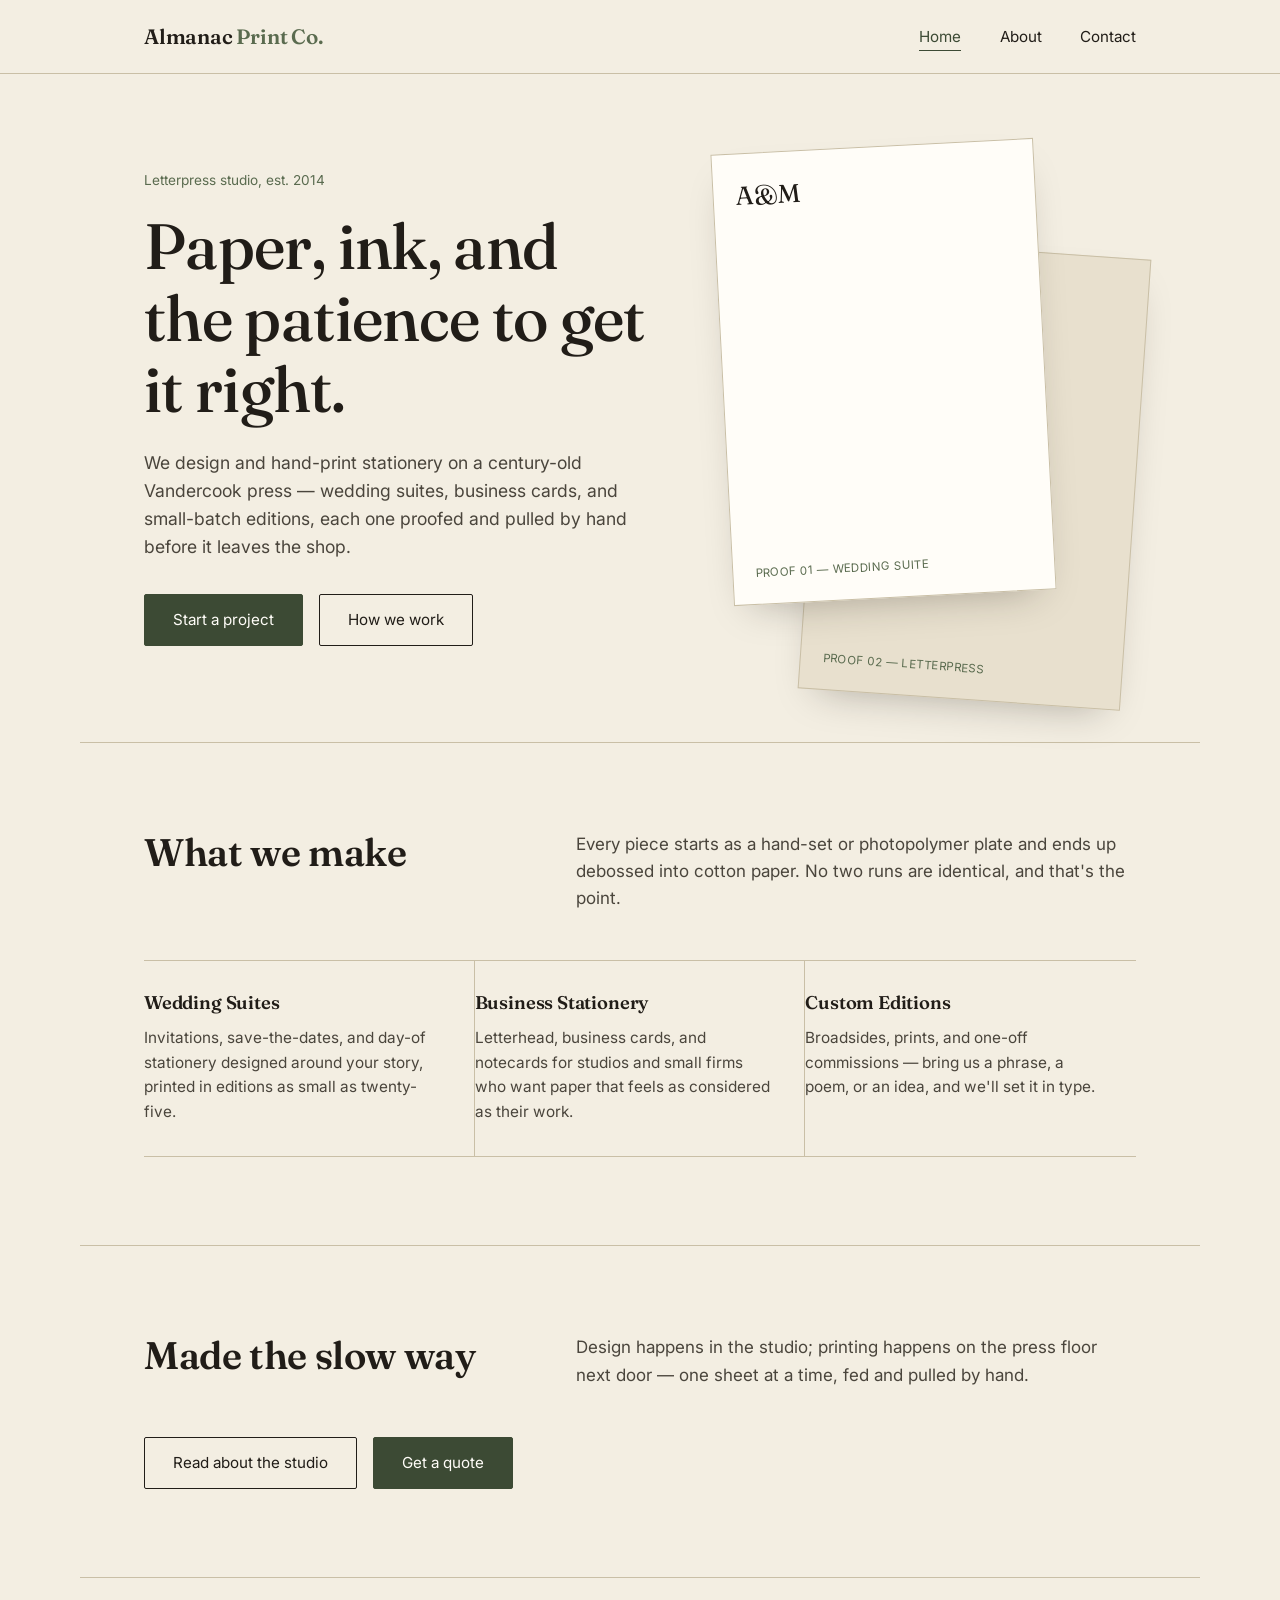
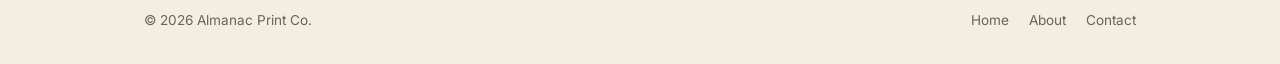
<file: index.html>
<!DOCTYPE html>
<html lang="en">
<head>
  <meta charset="UTF-8" />
  <meta name="viewport" content="width=device-width, initial-scale=1.0" />
  <title>Almanac Print Co. — Letterpress &amp; Custom Stationery</title>
  <link rel="preconnect" href="https://fonts.googleapis.com" />
  <link href="https://fonts.googleapis.com/css2?family=Fraunces:opsz,wght@9..144,500;9..144,600&family=Inter:wght@400;500;600&display=swap" rel="stylesheet" />
  <link rel="stylesheet" href="css/styles.css" />
</head>
<body>

  <header class="site-header">
    <nav class="nav container">
      <a href="index.html" class="nav-logo">Almanac <span>Print Co.</span></a>
      <button class="nav-toggle" aria-label="Toggle navigation" aria-expanded="false"></button>
      <ul class="nav-links">
        <li><a href="index.html" aria-current="page">Home</a></li>
        <li><a href="about.html">About</a></li>
        <li><a href="contact.html">Contact</a></li>
      </ul>
    </nav>
  </header>

  <main>
    <section class="hero container">
      <div class="hero-grid">
        <div>
          <p class="hero-eyebrow">Letterpress studio, est. 2014</p>
          <h1>Paper, ink, and the patience to get it right.</h1>
          <p class="hero-lede">We design and hand-print stationery on a century-old Vandercook press — wedding suites, business cards, and small-batch editions, each one proofed and pulled by hand before it leaves the shop.</p>
          <div class="button-row">
            <a href="contact.html" class="btn btn-primary">Start a project</a>
            <a href="about.html" class="btn btn-ghost">How we work</a>
          </div>
        </div>
        <div class="specimen" aria-hidden="true">
          <div class="proof-card card-back">
            <span class="proof-mark">Aa</span>
            <span class="proof-foot">PROOF 02 — LETTERPRESS</span>
          </div>
          <div class="proof-card card-front">
            <span class="proof-mark">A&amp;M</span>
            <span class="proof-foot">PROOF 01 — WEDDING SUITE</span>
          </div>
        </div>
      </div>
    </section>

    <section class="section container">
      <div class="section-head">
        <h2>What we make</h2>
        <p>Every piece starts as a hand-set or photopolymer plate and ends up debossed into cotton paper. No two runs are identical, and that's the point.</p>
      </div>
      <div class="services-grid">
        <article class="service">
          <h3>Wedding Suites</h3>
          <p>Invitations, save-the-dates, and day-of stationery designed around your story, printed in editions as small as twenty-five.</p>
        </article>
        <article class="service">
          <h3>Business Stationery</h3>
          <p>Letterhead, business cards, and notecards for studios and small firms who want paper that feels as considered as their work.</p>
        </article>
        <article class="service">
          <h3>Custom Editions</h3>
          <p>Broadsides, prints, and one-off commissions — bring us a phrase, a poem, or an idea, and we'll set it in type.</p>
        </article>
      </div>
    </section>

    <section class="section container">
      <div class="section-head">
        <h2>Made the slow way</h2>
        <p>Design happens in the studio; printing happens on the press floor next door — one sheet at a time, fed and pulled by hand.</p>
      </div>
      <div class="button-row">
        <a href="about.html" class="btn btn-ghost">Read about the studio</a>
        <a href="contact.html" class="btn btn-primary">Get a quote</a>
      </div>
    </section>
  </main>

  <footer class="site-footer container">
    <div class="footer-row">
      <span>© 2026 Almanac Print Co.</span>
      <div class="footer-links">
        <a href="index.html">Home</a>
        <a href="about.html">About</a>
        <a href="contact.html">Contact</a>
      </div>
    </div>
  </footer>

  <script src="js/script.js"></script>
</body>
</html>
</file>
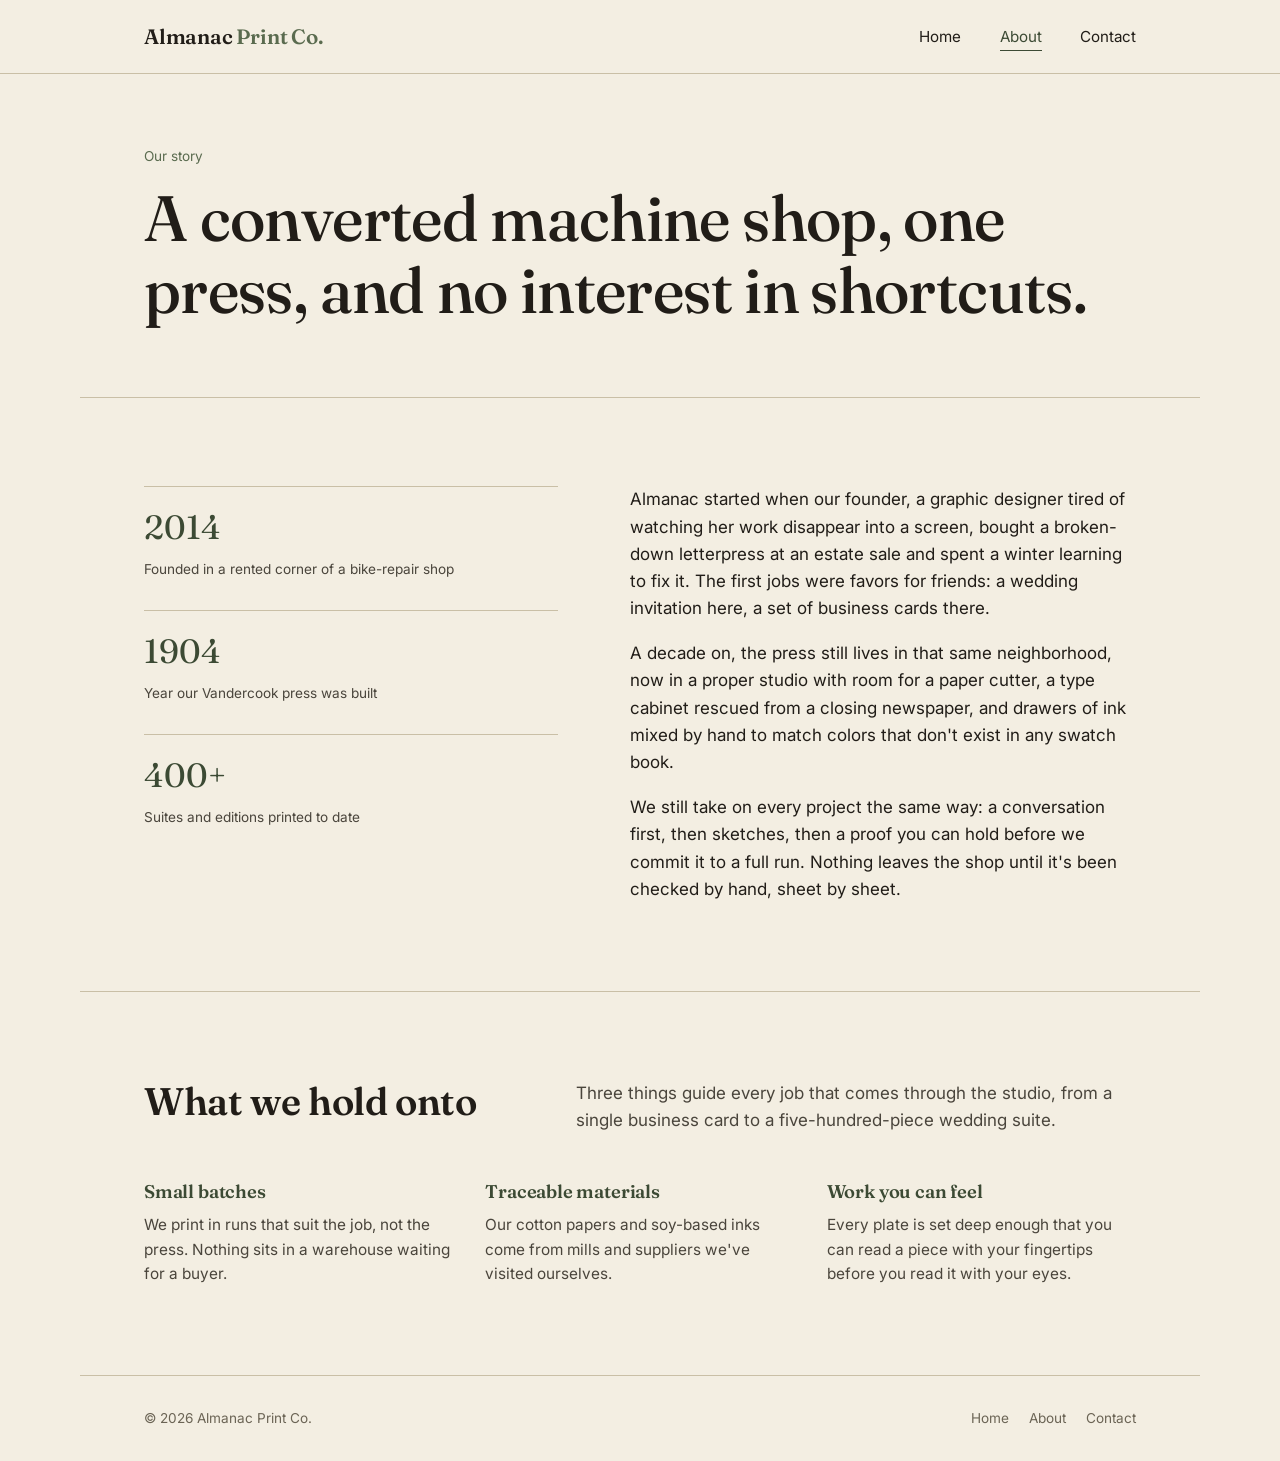
<file: about.html>
<!DOCTYPE html>
<html lang="en">
<head>
  <meta charset="UTF-8" />
  <meta name="viewport" content="width=device-width, initial-scale=1.0" />
  <title>About — Almanac Print Co.</title>
  <link rel="preconnect" href="https://fonts.googleapis.com" />
  <link href="https://fonts.googleapis.com/css2?family=Fraunces:opsz,wght@9..144,500;9..144,600&family=Inter:wght@400;500;600&display=swap" rel="stylesheet" />
  <link rel="stylesheet" href="css/styles.css" />
</head>
<body>

  <header class="site-header">
    <nav class="nav container">
      <a href="index.html" class="nav-logo">Almanac <span>Print Co.</span></a>
      <button class="nav-toggle" aria-label="Toggle navigation" aria-expanded="false"></button>
      <ul class="nav-links">
        <li><a href="index.html">Home</a></li>
        <li><a href="about.html" aria-current="page">About</a></li>
        <li><a href="contact.html">Contact</a></li>
      </ul>
    </nav>
  </header>

  <main>
    <section class="about-hero container">
      <p class="hero-eyebrow">Our story</p>
      <h1>A converted machine shop, one press, and no interest in shortcuts.</h1>
    </section>

    <section class="section container">
      <div class="about-grid">
        <div>
          <div class="stat-list">
            <div class="stat">
              <span class="stat-number">2014</span>
              <span class="stat-label">Founded in a rented corner of a bike-repair shop</span>
            </div>
            <div class="stat">
              <span class="stat-number">1904</span>
              <span class="stat-label">Year our Vandercook press was built</span>
            </div>
            <div class="stat">
              <span class="stat-number">400+</span>
              <span class="stat-label">Suites and editions printed to date</span>
            </div>
          </div>
        </div>
        <div>
          <p>Almanac started when our founder, a graphic designer tired of watching her work disappear into a screen, bought a broken-down letterpress at an estate sale and spent a winter learning to fix it. The first jobs were favors for friends: a wedding invitation here, a set of business cards there.</p>
          <p>A decade on, the press still lives in that same neighborhood, now in a proper studio with room for a paper cutter, a type cabinet rescued from a closing newspaper, and drawers of ink mixed by hand to match colors that don't exist in any swatch book.</p>
          <p>We still take on every project the same way: a conversation first, then sketches, then a proof you can hold before we commit it to a full run. Nothing leaves the shop until it's been checked by hand, sheet by sheet.</p>
        </div>
      </div>
    </section>

    <section class="section container">
      <div class="section-head">
        <h2>What we hold onto</h2>
        <p>Three things guide every job that comes through the studio, from a single business card to a five-hundred-piece wedding suite.</p>
      </div>
      <div class="values-grid">
        <div class="value">
          <h3>Small batches</h3>
          <p>We print in runs that suit the job, not the press. Nothing sits in a warehouse waiting for a buyer.</p>
        </div>
        <div class="value">
          <h3>Traceable materials</h3>
          <p>Our cotton papers and soy-based inks come from mills and suppliers we've visited ourselves.</p>
        </div>
        <div class="value">
          <h3>Work you can feel</h3>
          <p>Every plate is set deep enough that you can read a piece with your fingertips before you read it with your eyes.</p>
        </div>
      </div>
    </section>
  </main>

  <footer class="site-footer container">
    <div class="footer-row">
      <span>© 2026 Almanac Print Co.</span>
      <div class="footer-links">
        <a href="index.html">Home</a>
        <a href="about.html">About</a>
        <a href="contact.html">Contact</a>
      </div>
    </div>
  </footer>

  <script src="js/script.js"></script>
</body>
</html>
</file>
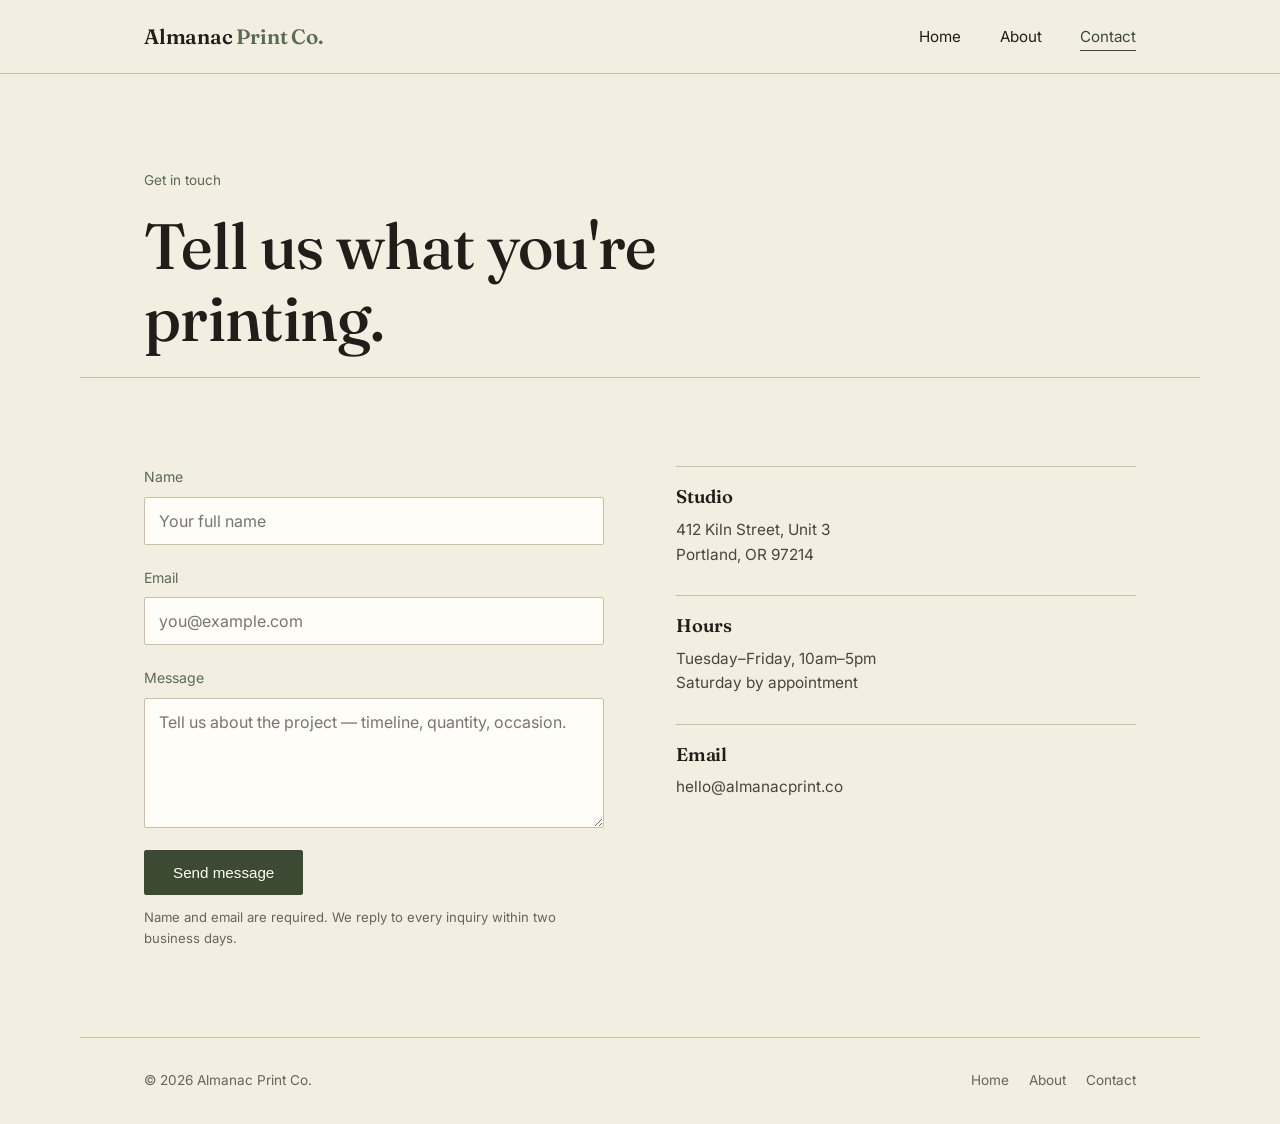
<file: contact.html>
<!DOCTYPE html>
<html lang="en">
<head>
  <meta charset="UTF-8" />
  <meta name="viewport" content="width=device-width, initial-scale=1.0" />
  <title>Contact — Almanac Print Co.</title>
  <link rel="preconnect" href="https://fonts.googleapis.com" />
  <link href="https://fonts.googleapis.com/css2?family=Fraunces:opsz,wght@9..144,500;9..144,600&family=Inter:wght@400;500;600&display=swap" rel="stylesheet" />
  <link rel="stylesheet" href="css/styles.css" />
</head>
<body>

  <header class="site-header">
    <nav class="nav container">
      <a href="index.html" class="nav-logo">Almanac <span>Print Co.</span></a>
      <button class="nav-toggle" aria-label="Toggle navigation" aria-expanded="false"></button>
      <ul class="nav-links">
        <li><a href="index.html">Home</a></li>
        <li><a href="about.html">About</a></li>
        <li><a href="contact.html" aria-current="page">Contact</a></li>
      </ul>
    </nav>
  </header>

  <main>
    <section class="hero container" style="padding-bottom: 0;">
      <p class="hero-eyebrow">Get in touch</p>
      <h1 style="max-width: 16ch;">Tell us what you're printing.</h1>
    </section>

    <section class="section container">
      <div class="contact-grid">
        <form name="contactForm" onsubmit="return validateForm()" novalidate>
          <div class="field">
            <label for="name">Name</label>
            <input type="text" id="name" name="name" placeholder="Your full name" />
          </div>
          <div class="field">
            <label for="email">Email</label>
            <input type="email" id="email" name="email" placeholder="you@example.com" />
          </div>
          <div class="field">
            <label for="message">Message</label>
            <textarea id="message" name="message" placeholder="Tell us about the project — timeline, quantity, occasion."></textarea>
          </div>
          <button type="submit" class="btn btn-primary">Send message</button>
          <p class="form-note">Name and email are required. We reply to every inquiry within two business days.</p>
        </form>

        <div>
          <div class="info-block">
            <h3>Studio</h3>
            <p>412 Kiln Street, Unit 3<br />Portland, OR 97214</p>
          </div>
          <div class="info-block">
            <h3>Hours</h3>
            <p>Tuesday–Friday, 10am–5pm<br />Saturday by appointment</p>
          </div>
          <div class="info-block">
            <h3>Email</h3>
            <p>hello@almanacprint.co</p>
          </div>
        </div>
      </div>
    </section>
  </main>

  <footer class="site-footer container">
    <div class="footer-row">
      <span>© 2026 Almanac Print Co.</span>
      <div class="footer-links">
        <a href="index.html">Home</a>
        <a href="about.html">About</a>
        <a href="contact.html">Contact</a>
      </div>
    </div>
  </footer>

  <script src="js/script.js"></script>
</body>
</html>
</file>
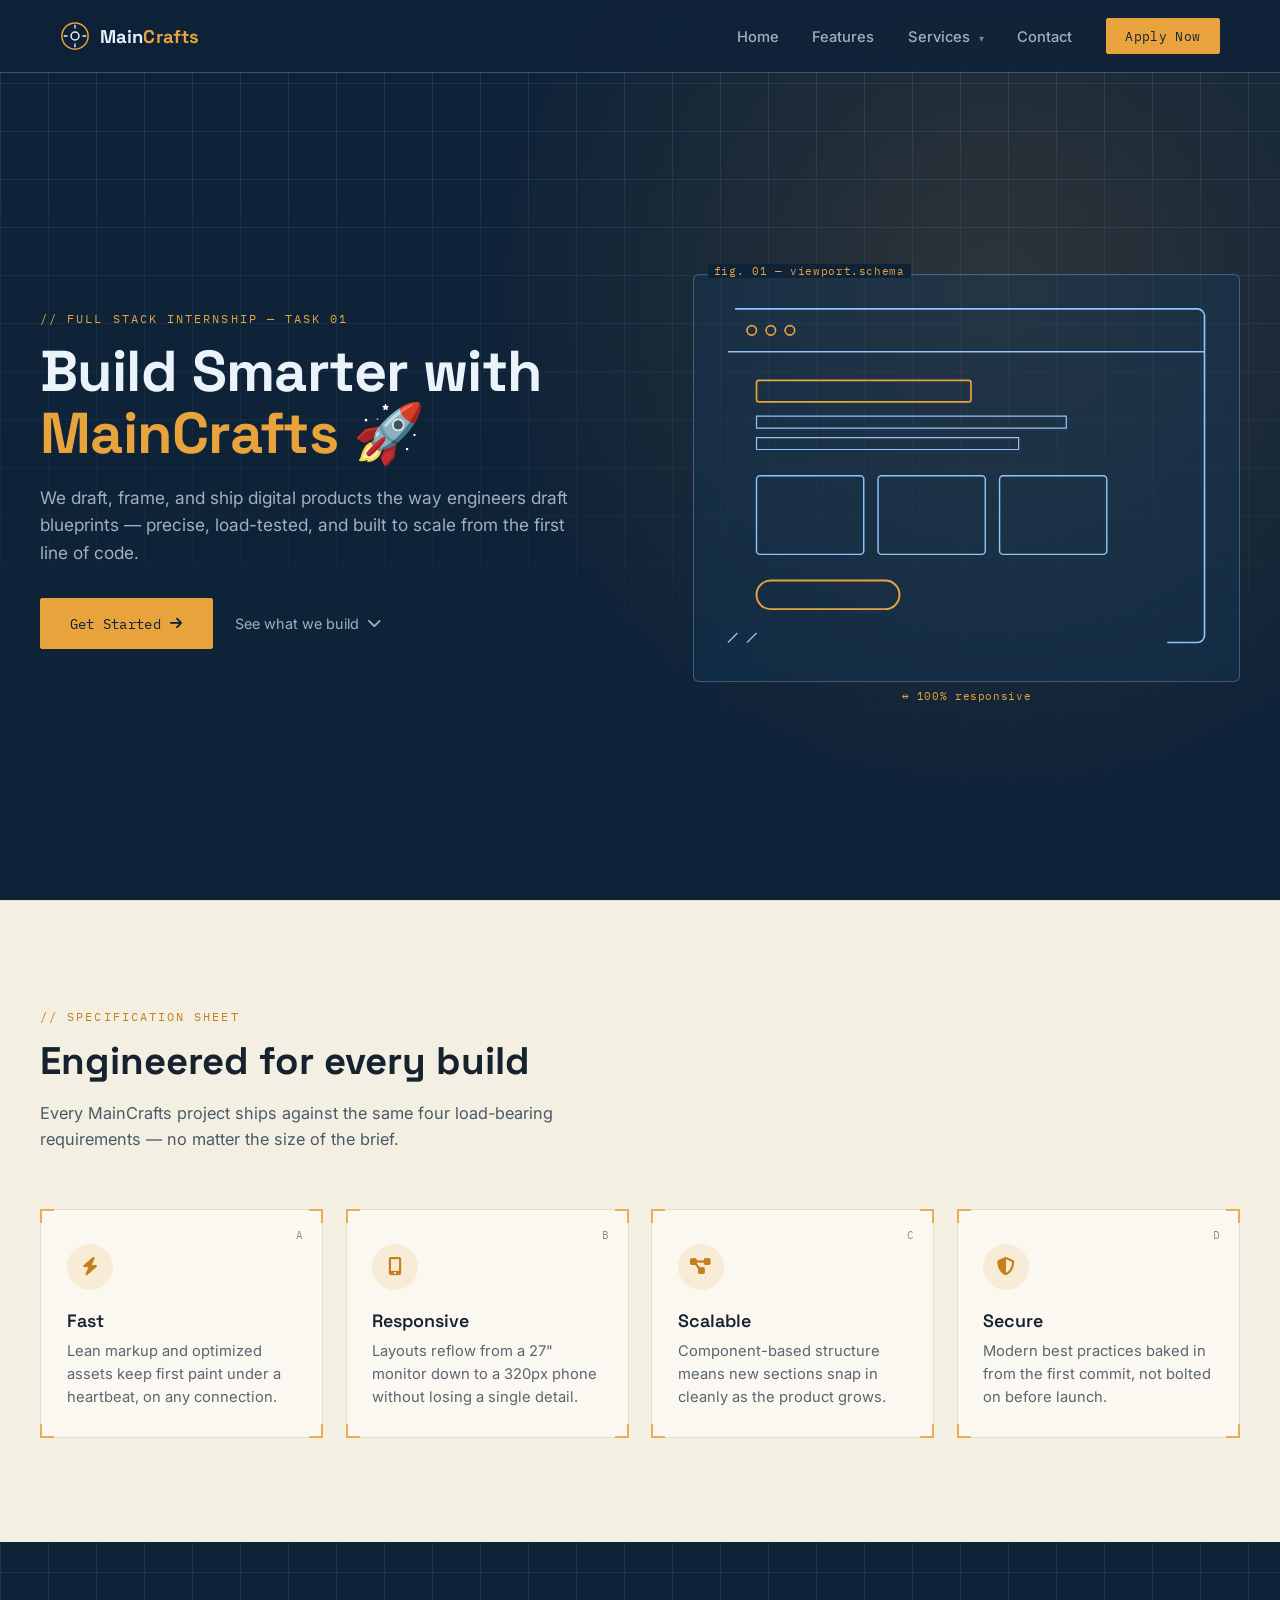
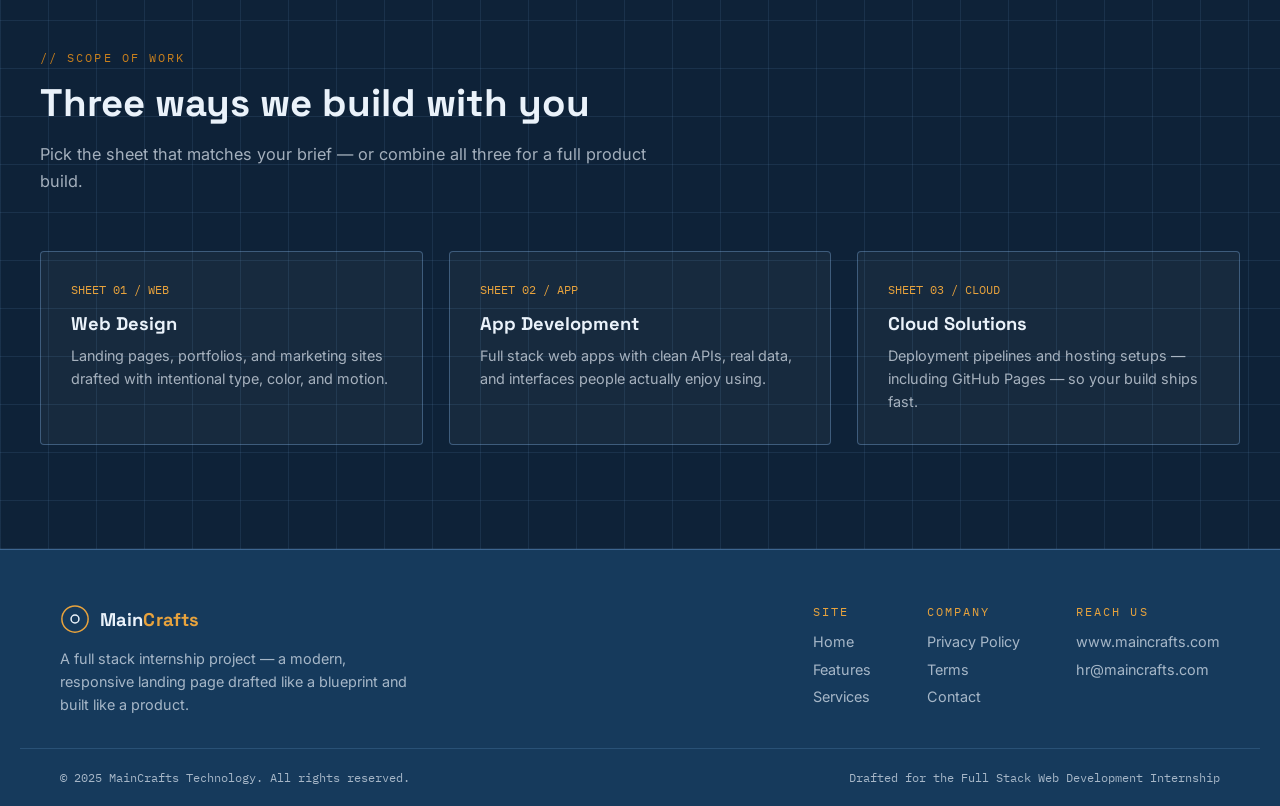
<file: index-2.html>
<!DOCTYPE html>
<html lang="en">
<head>
<meta charset="UTF-8">
<meta name="viewport" content="width=device-width, initial-scale=1.0">
<title>MainCrafts — Build Smarter</title>
<link rel="preconnect" href="https://fonts.googleapis.com">
<link href="https://fonts.googleapis.com/css2?family=Space+Grotesk:wght@500;600;700&family=Inter:wght@400;500;600&family=IBM+Plex+Mono:wght@400;500&display=swap" rel="stylesheet">
<link rel="stylesheet" href="https://cdnjs.cloudflare.com/ajax/libs/font-awesome/6.5.1/css/all.min.css">
<style>
  :root{
    --deep:#0E2238;
    --mid:#163A5C;
    --line: rgba(143,196,255,0.16);
    --line-strong: rgba(143,196,255,0.32);
    --paper:#F4EFE3;
    --paper-dark:#E7DEC8;
    --amber:#E8A33D;
    --amber-dark:#C77F1D;
    --ink:#16232F;
    --sky:#EAF2FA;
    --sky-dim: rgba(234,242,250,0.68);
    --mono:'IBM Plex Mono', monospace;
    --display:'Space Grotesk', sans-serif;
    --body:'Inter', sans-serif;
  }
  *{ margin:0; padding:0; box-sizing:border-box; }
  html{ scroll-behavior:smooth; }
  body{ font-family:var(--body); color:var(--ink); background:var(--paper); overflow-x:hidden; }
  a{ color:inherit; text-decoration:none; }
  ul{ list-style:none; }
  img{ max-width:100%; display:block; }
  :focus-visible{ outline:2px solid var(--amber); outline-offset:3px; }

  .eyebrow{
    font-family:var(--mono); font-size:0.72rem; letter-spacing:0.18em; text-transform:uppercase;
  }

  /* ===== NAV ===== */
  header.site-nav{
    position:fixed; top:0; left:0; right:0; z-index:100;
    background:rgba(14,34,56,0.82); backdrop-filter: blur(10px);
    border-bottom:1px solid var(--line-strong);
  }
  .nav-inner{
    max-width:1240px; margin:0 auto; padding:0 clamp(1.25rem,4vw,2.5rem);
    height:72px; display:flex; align-items:center; justify-content:space-between;
  }
  .brand{ display:flex; align-items:center; gap:0.6rem; color:var(--sky); }
  .brand svg{ width:30px; height:30px; }
  .brand-name{ font-family:var(--display); font-weight:700; font-size:1.15rem; letter-spacing:0.01em; }
  .brand-name span{ color:var(--amber); }

  nav.nav-links{ display:flex; align-items:center; gap:2.1rem; }
  nav.nav-links > ul{ display:flex; align-items:center; gap:2.1rem; }
  nav.nav-links a.top-link{
    color:var(--sky-dim); font-size:0.92rem; font-weight:500; position:relative; padding:0.3rem 0;
    transition:color .2s ease;
  }
  nav.nav-links a.top-link:hover{ color:var(--sky); }
  nav.nav-links a.top-link::after{
    content:""; position:absolute; left:0; bottom:-2px; width:0; height:2px; background:var(--amber);
    transition:width .25s ease;
  }
  nav.nav-links a.top-link:hover::after{ width:100%; }

  .has-dropdown{ position:relative; }
  .caret{ font-size:0.6rem; margin-left:0.3rem; opacity:0.7; }
  .dropdown{
    position:absolute; top:calc(100% + 14px); left:50%; transform:translateX(-50%) translateY(-6px);
    min-width:220px; background:var(--mid); border:1px solid var(--line-strong); border-radius:4px;
    padding:0.5rem; opacity:0; pointer-events:none; transition:opacity .18s ease, transform .18s ease;
    box-shadow:0 18px 40px rgba(0,0,0,0.35);
  }
  .dropdown::before{
    content:""; position:absolute; top:-6px; left:50%; transform:translateX(-50%) rotate(45deg);
    width:12px; height:12px; background:var(--mid); border-left:1px solid var(--line-strong); border-top:1px solid var(--line-strong);
  }
  .has-dropdown:hover .dropdown, .has-dropdown:focus-within .dropdown{
    opacity:1; pointer-events:auto; transform:translateX(-50%) translateY(0);
  }
  .dropdown a{
    display:flex; align-items:baseline; gap:0.5rem; padding:0.6rem 0.7rem; border-radius:3px;
    color:var(--sky-dim); font-size:0.88rem; transition:background .15s ease, color .15s ease;
  }
  .dropdown a:hover{ background:rgba(232,163,61,0.1); color:var(--sky); }
  .dropdown a .code{ font-family:var(--mono); font-size:0.68rem; color:var(--amber); }

  .cta-nav{
    font-family:var(--mono); font-size:0.8rem; letter-spacing:0.03em; color:var(--deep); background:var(--amber);
    padding:0.55rem 1.15rem; border-radius:2px; border:1px solid var(--amber); transition:all .2s ease;
  }
  .cta-nav:hover{ background:transparent; color:var(--amber); }

  .burger{ display:none; flex-direction:column; gap:5px; background:none; border:none; cursor:pointer; padding:0.4rem; }
  .burger span{ width:24px; height:2px; background:var(--sky); display:block; transition:.25s ease; }

  /* ===== HERO ===== */
  .hero{
    position:relative; min-height:100vh; display:flex; align-items:center;
    background:
      linear-gradient(180deg, rgba(14,34,56,0.2), rgba(14,34,56,0.85) 70%, var(--deep)),
      repeating-linear-gradient(0deg, var(--line) 0 1px, transparent 1px 48px),
      repeating-linear-gradient(90deg, var(--line) 0 1px, transparent 1px 48px),
      var(--deep);
    padding:120px clamp(1.25rem,4vw,2.5rem) 4rem;
    overflow:hidden;
  }
  .hero::before{
    content:""; position:absolute; inset:0; pointer-events:none;
    background: radial-gradient(circle at 78% 32%, rgba(232,163,61,0.14), transparent 45%);
  }
  .hero-inner{
    max-width:1240px; margin:0 auto; width:100%; display:grid; grid-template-columns:1.05fr 0.95fr;
    gap:3rem; align-items:center; position:relative; z-index:2;
  }
  .hero-copy .eyebrow{ color:var(--amber); }
  .hero-copy h1{
    font-family:var(--display); font-weight:700; color:var(--sky);
    font-size:clamp(2.4rem, 5vw, 3.6rem); line-height:1.08; margin:0.8rem 0 1.2rem; letter-spacing:-0.01em;
  }
  .hero-copy h1 em{ font-style:normal; color:var(--amber); }
  .hero-copy p.tagline{ color:var(--sky-dim); font-size:1.08rem; line-height:1.6; max-width:34rem; margin-bottom:2rem; }
  .hero-ctas{ display:flex; align-items:center; gap:1.4rem; flex-wrap:wrap; }
  .btn-primary{
    font-family:var(--mono); font-size:0.86rem; letter-spacing:0.02em; color:var(--deep); background:var(--amber);
    padding:0.95rem 1.8rem; border-radius:2px; display:inline-flex; align-items:center; gap:0.6rem;
    border:1px solid var(--amber); transition:transform .2s ease, background .2s ease, color .2s ease;
  }
  .btn-primary:hover{ background:var(--amber-dark); border-color:var(--amber-dark); transform:translateY(-2px); }
  .btn-ghost{ color:var(--sky-dim); font-size:0.9rem; display:inline-flex; align-items:center; gap:0.5rem; }
  .btn-ghost:hover{ color:var(--sky); }

  /* blueprint schematic */
  .schematic{ position:relative; }
  .schem-frame{ position:relative; border:1px solid var(--line-strong); border-radius:6px; padding:1.4rem; background:rgba(22,58,92,0.35); }
  .schem-frame .tag{ position:absolute; font-family:var(--mono); font-size:0.66rem; color:var(--amber); letter-spacing:0.06em; }
  .tag-tl{ top:-11px; left:14px; background:var(--deep); padding:0 6px; }
  .tag-dim-w{ bottom:-22px; left:0; right:0; text-align:center; color:var(--sky-dim); }
  .tag-dim-h{ top:0; bottom:0; right:-58px; display:flex; align-items:center; color:var(--sky-dim); writing-mode:vertical-rl; }
  svg.blueprint-draw path, svg.blueprint-draw rect, svg.blueprint-draw circle, svg.blueprint-draw line{
    stroke-dasharray: 700; stroke-dashoffset:700; animation: draw 2.6s ease forwards;
  }
  @keyframes draw{ to{ stroke-dashoffset:0; } }

  /* ===== SECTION SHELL ===== */
  section{ padding:6.5rem clamp(1.25rem,4vw,2.5rem); position:relative; }
  .section-inner{ max-width:1240px; margin:0 auto; }
  .section-head{ max-width:38rem; margin-bottom:3.5rem; }
  .section-head .eyebrow{ color:var(--amber-dark); }
  .section-head h2{ font-family:var(--display); font-size:clamp(1.8rem,3vw,2.4rem); font-weight:700; margin:0.7rem 0 0.9rem; }
  .section-head p{ color:#4B5A66; line-height:1.65; font-size:1.02rem; }

  /* ===== FEATURES ===== */
  .features{ background:var(--paper); border-top:1px solid var(--paper-dark); }
  .feature-grid{ display:grid; grid-template-columns:repeat(4, 1fr); gap:1.4rem; }
  .feature-card{
    position:relative; padding:2.1rem 1.6rem 1.8rem; background:#FBF8F1; border:1px solid var(--paper-dark);
    transition:transform .25s ease, box-shadow .25s ease;
  }
  .feature-card:hover{ transform:translateY(-5px); box-shadow:0 18px 34px rgba(22,35,47,0.08); }
  .corner{ position:absolute; width:14px; height:14px; border:2px solid var(--amber); opacity:0.85; }
  .corner.tl{ top:-1px; left:-1px; border-right:none; border-bottom:none; }
  .corner.tr{ top:-1px; right:-1px; border-left:none; border-bottom:none; }
  .corner.bl{ bottom:-1px; left:-1px; border-right:none; border-top:none; }
  .corner.br{ bottom:-1px; right:-1px; border-left:none; border-top:none; }
  .feature-card .fi{
    width:46px; height:46px; border-radius:50%; background:rgba(232,163,61,0.14); color:var(--amber-dark);
    display:flex; align-items:center; justify-content:center; font-size:1.15rem; margin-bottom:1.2rem;
  }
  .feature-card .fnum{ font-family:var(--mono); font-size:0.7rem; color:#9A8F78; position:absolute; top:1.1rem; right:1.2rem; }
  .feature-card h3{ font-family:var(--display); font-size:1.12rem; font-weight:600; margin-bottom:0.5rem; }
  .feature-card p{ font-size:0.92rem; color:#5A6570; line-height:1.55; }

  /* ===== SERVICES ===== */
  .services{ background:var(--deep); color:var(--sky); position:relative; }
  .services::before{
    content:""; position:absolute; inset:0;
    background: repeating-linear-gradient(0deg, var(--line) 0 1px, transparent 1px 48px),
                repeating-linear-gradient(90deg, var(--line) 0 1px, transparent 1px 48px);
    opacity:0.6;
  }
  .services .section-head h2{ color:var(--sky); }
  .services .section-head p{ color:var(--sky-dim); }
  .services .section-inner{ position:relative; z-index:2; }
  .service-sheets{ display:grid; grid-template-columns:repeat(3,1fr); gap:1.6rem; }
  .sheet{
    background:rgba(244,239,227,0.04); border:1px solid var(--line-strong); border-radius:4px; padding:1.9rem;
    transition:border-color .2s ease, background .2s ease;
  }
  .sheet:hover{ border-color:var(--amber); background:rgba(232,163,61,0.06); }
  .sheet .sheet-index{ font-family:var(--mono); font-size:0.72rem; color:var(--amber); display:block; margin-bottom:0.9rem; }
  .sheet h3{ font-family:var(--display); font-size:1.15rem; margin-bottom:0.6rem; }
  .sheet p{ font-size:0.9rem; color:var(--sky-dim); line-height:1.6; }

  /* ===== FOOTER ===== */
  footer.site-footer{ background:var(--mid); color:var(--sky); border-top:1px solid var(--line-strong); }
  .footer-inner{
    max-width:1240px; margin:0 auto; padding:3.4rem clamp(1.25rem,4vw,2.5rem) 2rem;
    display:flex; justify-content:space-between; gap:2.5rem; flex-wrap:wrap;
  }
  .footer-brand .brand{ margin-bottom:0.8rem; }
  .footer-brand p{ color:var(--sky-dim); font-size:0.9rem; max-width:22rem; line-height:1.6; }
  .footer-links{ display:flex; gap:3.5rem; flex-wrap:wrap; }
  .footer-col .eyebrow{ color:var(--amber); display:block; margin-bottom:0.9rem; }
  .footer-col a{ display:block; color:var(--sky-dim); font-size:0.9rem; margin-bottom:0.65rem; transition:color .15s ease; }
  .footer-col a:hover{ color:var(--sky); }
  .footer-bottom{
    max-width:1240px; margin:0 auto; padding:1.3rem clamp(1.25rem,4vw,2.5rem);
    border-top:1px solid var(--line); display:flex; justify-content:space-between; flex-wrap:wrap; gap:0.6rem;
    font-family:var(--mono); font-size:0.76rem; color:var(--sky-dim);
  }

  /* ===== RESPONSIVE ===== */
  @media (max-width:980px){
    .hero-inner{ grid-template-columns:1fr; }
    .schematic{ order:-1; max-width:420px; margin:0 auto; }
    .feature-grid{ grid-template-columns:repeat(2,1fr); }
    .service-sheets{ grid-template-columns:1fr; }
  }
  @media (max-width:760px){
    nav.nav-links{ position:fixed; top:72px; left:0; right:0; background:var(--deep); border-bottom:1px solid var(--line-strong);
      flex-direction:column; align-items:flex-start; padding:1.2rem clamp(1.25rem,4vw,2.5rem) 1.6rem; gap:0;
      transform:translateY(-130%); transition:transform .3s ease; }
    nav.nav-links.open{ transform:translateY(0); }
    nav.nav-links > ul{ flex-direction:column; align-items:flex-start; gap:0; width:100%; }
    nav.nav-links > ul > li{ width:100%; border-bottom:1px solid var(--line); }
    nav.nav-links a.top-link{ display:block; padding:0.85rem 0; }
    .dropdown{ position:static; transform:none; opacity:1; pointer-events:auto; width:100%; box-shadow:none; margin:0 0 0.6rem; display:none; }
    .has-dropdown.open .dropdown{ display:block; }
    .dropdown::before{ display:none; }
    .cta-nav{ margin-top:0.9rem; text-align:center; }
    .burger{ display:flex; }
    .feature-grid{ grid-template-columns:1fr; }
    section{ padding:4.5rem 1.25rem; }
    .footer-inner{ flex-direction:column; }
  }
</style>
</head>
<body>

<header class="site-nav">
  <div class="nav-inner">
    <a href="#home" class="brand">
      <svg viewBox="0 0 32 32" fill="none" xmlns="http://www.w3.org/2000/svg">
        <circle cx="16" cy="16" r="14" stroke="#E8A33D" stroke-width="1.6"/>
        <path d="M16 4 L16 8 M16 24 L16 28 M4 16 L8 16 M24 16 L28 16" stroke="#EAF2FA" stroke-width="1.4"/>
        <circle cx="16" cy="16" r="4.2" stroke="#EAF2FA" stroke-width="1.6"/>
      </svg>
      <span class="brand-name">Main<span>Crafts</span></span>
    </a>

    <nav class="nav-links" id="navLinks">
      <ul>
        <li><a href="#home" class="top-link">Home</a></li>
        <li><a href="#features" class="top-link">Features</a></li>
        <li class="has-dropdown" id="servicesItem">
          <a href="#services" class="top-link">Services <span class="caret">▾</span></a>
          <div class="dropdown">
            <a href="#services"><span class="code">01</span> Web Design</a>
            <a href="#services"><span class="code">02</span> App Development</a>
            <a href="#services"><span class="code">03</span> Cloud Solutions</a>
          </div>
        </li>
        <li><a href="#contact" class="top-link">Contact</a></li>
      </ul>
      <a href="#contact" class="cta-nav">Apply Now</a>
    </nav>

    <button class="burger" id="burgerBtn" aria-label="Toggle menu" aria-expanded="false">
      <span></span><span></span><span></span>
    </button>
  </div>
</header>

<section class="hero" id="home">
  <div class="hero-inner">
    <div class="hero-copy">
      <span class="eyebrow">// full stack internship — task 01</span>
      <h1>Build Smarter with <em>MainCrafts</em> 🚀</h1>
      <p class="tagline">We draft, frame, and ship digital products the way engineers draft blueprints — precise, load-tested, and built to scale from the first line of code.</p>
      <div class="hero-ctas">
        <a href="#contact" class="btn-primary">Get Started <i class="fa-solid fa-arrow-right"></i></a>
        <a href="#features" class="btn-ghost">See what we build <i class="fa-solid fa-chevron-down"></i></a>
      </div>
    </div>

    <div class="schematic">
      <div class="schem-frame">
        <span class="tag tag-tl">fig. 01 — viewport.schema</span>
        <svg class="blueprint-draw" viewBox="0 0 420 300" width="100%" xmlns="http://www.w3.org/2000/svg">
          <rect x="10" y="10" width="400" height="280" rx="6" fill="none" stroke="#8FC4FF" stroke-width="1.4"/>
          <line x1="10" y1="46" x2="410" y2="46" stroke="#8FC4FF" stroke-width="1.2"/>
          <circle cx="30" cy="28" r="4" fill="none" stroke="#E8A33D" stroke-width="1.4"/>
          <circle cx="46" cy="28" r="4" fill="none" stroke="#E8A33D" stroke-width="1.4"/>
          <circle cx="62" cy="28" r="4" fill="none" stroke="#E8A33D" stroke-width="1.4"/>
          <rect x="34" y="70" width="180" height="18" rx="2" fill="none" stroke="#E8A33D" stroke-width="1.4"/>
          <rect x="34" y="100" width="260" height="10" fill="none" stroke="#8FC4FF" stroke-width="1"/>
          <rect x="34" y="118" width="220" height="10" fill="none" stroke="#8FC4FF" stroke-width="1"/>
          <rect x="34" y="150" width="90" height="66" rx="3" fill="none" stroke="#8FC4FF" stroke-width="1.2"/>
          <rect x="136" y="150" width="90" height="66" rx="3" fill="none" stroke="#8FC4FF" stroke-width="1.2"/>
          <rect x="238" y="150" width="90" height="66" rx="3" fill="none" stroke="#8FC4FF" stroke-width="1.2"/>
          <rect x="34" y="238" width="120" height="24" rx="12" fill="none" stroke="#E8A33D" stroke-width="1.6"/>
          <line x1="10" y1="290" x2="18" y2="282" stroke="#8FC4FF" stroke-width="1"/>
          <line x1="26" y1="290" x2="34" y2="282" stroke="#8FC4FF" stroke-width="1"/>
        </svg>
        <span class="tag tag-dim-w">↔ 100% responsive</span>
        <span class="tag tag-dim-h">↕ mobile → desktop</span>
      </div>
    </div>
  </div>
</section>

<section class="features" id="features">
  <div class="section-inner">
    <div class="section-head">
      <span class="eyebrow">// specification sheet</span>
      <h2>Engineered for every build</h2>
      <p>Every MainCrafts project ships against the same four load-bearing requirements — no matter the size of the brief.</p>
    </div>
    <div class="feature-grid">
      <div class="feature-card">
        <span class="corner tl"></span><span class="corner tr"></span><span class="corner bl"></span><span class="corner br"></span>
        <span class="fnum">A</span>
        <div class="fi"><i class="fa-solid fa-bolt"></i></div>
        <h3>Fast</h3>
        <p>Lean markup and optimized assets keep first paint under a heartbeat, on any connection.</p>
      </div>
      <div class="feature-card">
        <span class="corner tl"></span><span class="corner tr"></span><span class="corner bl"></span><span class="corner br"></span>
        <span class="fnum">B</span>
        <div class="fi"><i class="fa-solid fa-mobile-screen-button"></i></div>
        <h3>Responsive</h3>
        <p>Layouts reflow from a 27" monitor down to a 320px phone without losing a single detail.</p>
      </div>
      <div class="feature-card">
        <span class="corner tl"></span><span class="corner tr"></span><span class="corner bl"></span><span class="corner br"></span>
        <span class="fnum">C</span>
        <div class="fi"><i class="fa-solid fa-diagram-project"></i></div>
        <h3>Scalable</h3>
        <p>Component-based structure means new sections snap in cleanly as the product grows.</p>
      </div>
      <div class="feature-card">
        <span class="corner tl"></span><span class="corner tr"></span><span class="corner bl"></span><span class="corner br"></span>
        <span class="fnum">D</span>
        <div class="fi"><i class="fa-solid fa-shield-halved"></i></div>
        <h3>Secure</h3>
        <p>Modern best practices baked in from the first commit, not bolted on before launch.</p>
      </div>
    </div>
  </div>
</section>

<section class="services" id="services">
  <div class="section-inner">
    <div class="section-head">
      <span class="eyebrow">// scope of work</span>
      <h2>Three ways we build with you</h2>
      <p>Pick the sheet that matches your brief — or combine all three for a full product build.</p>
    </div>
    <div class="service-sheets">
      <div class="sheet">
        <span class="sheet-index">SHEET 01 / WEB</span>
        <h3>Web Design</h3>
        <p>Landing pages, portfolios, and marketing sites drafted with intentional type, color, and motion.</p>
      </div>
      <div class="sheet">
        <span class="sheet-index">SHEET 02 / APP</span>
        <h3>App Development</h3>
        <p>Full stack web apps with clean APIs, real data, and interfaces people actually enjoy using.</p>
      </div>
      <div class="sheet">
        <span class="sheet-index">SHEET 03 / CLOUD</span>
        <h3>Cloud Solutions</h3>
        <p>Deployment pipelines and hosting setups — including GitHub Pages — so your build ships fast.</p>
      </div>
    </div>
  </div>
</section>

<footer class="site-footer" id="contact">
  <div class="footer-inner">
    <div class="footer-brand">
      <a href="#home" class="brand">
        <svg viewBox="0 0 32 32" fill="none" xmlns="http://www.w3.org/2000/svg">
          <circle cx="16" cy="16" r="14" stroke="#E8A33D" stroke-width="1.6"/>
          <circle cx="16" cy="16" r="4.2" stroke="#EAF2FA" stroke-width="1.6"/>
        </svg>
        <span class="brand-name">Main<span>Crafts</span></span>
      </a>
      <p>A full stack internship project — a modern, responsive landing page drafted like a blueprint and built like a product.</p>
    </div>
    <div class="footer-links">
      <div class="footer-col">
        <span class="eyebrow">Site</span>
        <a href="#home">Home</a>
        <a href="#features">Features</a>
        <a href="#services">Services</a>
      </div>
      <div class="footer-col">
        <span class="eyebrow">Company</span>
        <a href="#">Privacy Policy</a>
        <a href="#">Terms</a>
        <a href="mailto:hr@maincrafts.com">Contact</a>
      </div>
      <div class="footer-col">
        <span class="eyebrow">Reach us</span>
        <a href="https://www.maincrafts.com">www.maincrafts.com</a>
        <a href="mailto:hr@maincrafts.com">hr@maincrafts.com</a>
      </div>
    </div>
  </div>
  <div class="footer-bottom">
    <span>© 2025 MainCrafts Technology. All rights reserved.</span>
    <span>Drafted for the Full Stack Web Development Internship</span>
  </div>
</footer>

<script>
  const burger = document.getElementById('burgerBtn');
  const navLinks = document.getElementById('navLinks');
  burger.addEventListener('click', () => {
    const open = navLinks.classList.toggle('open');
    burger.setAttribute('aria-expanded', open);
  });
  document.getElementById('servicesItem').addEventListener('click', function(e){
    if(window.innerWidth <= 760){
      e.preventDefault();
      this.classList.toggle('open');
    }
  });
  document.querySelectorAll('nav.nav-links a.top-link').forEach(link => {
    link.addEventListener('click', () => {
      if(window.innerWidth <= 760 && link.parentElement.id !== 'servicesItem'){
        navLinks.classList.remove('open');
      }
    });
  });
</script>
</body>
</html>
</file>
<file: css/styles.css>
/* ============================================
   Almanac Print Co — Stylesheet
   Design tokens
   ============================================ */
:root {
  --ink: #211D18;
  --paper: #F3EEE2;
  --paper-dim: #E8E0CE;
  --forest: #3C4A34;
  --forest-dim: #5A6B4F;
  --gold: #B9862F;
  --line: #C9BFA6;
  --white: #FFFDF8;

  --font-display: "Fraunces", Georgia, serif;
  --font-body: "Inter", -apple-system, BlinkMacSystemFont, "Segoe UI", sans-serif;

  --max-width: 1120px;
  --gutter: clamp(20px, 5vw, 64px);
}

/* ---- Reset ---- */
* { box-sizing: border-box; margin: 0; padding: 0; }

html { scroll-behavior: smooth; }

body {
  background: var(--paper);
  color: var(--ink);
  font-family: var(--font-body);
  font-size: 17px;
  line-height: 1.6;
  -webkit-font-smoothing: antialiased;
}

img { max-width: 100%; display: block; }

a {
  color: inherit;
  text-decoration: none;
}

ul { list-style: none; }

h1, h2, h3 {
  font-family: var(--font-display);
  font-weight: 600;
  line-height: 1.12;
  letter-spacing: -0.01em;
  color: var(--ink);
}

h1 { font-size: clamp(2.4rem, 5vw, 4.2rem); font-weight: 500; }
h2 { font-size: clamp(1.7rem, 3vw, 2.4rem); }
h3 { font-size: 1.15rem; font-weight: 600; }

p { max-width: 62ch; }

.container {
  max-width: var(--max-width);
  margin-inline: auto;
  padding-inline: var(--gutter);
}

a:focus-visible,
button:focus-visible,
input:focus-visible,
textarea:focus-visible {
  outline: 2px solid var(--gold);
  outline-offset: 3px;
}

@media (prefers-reduced-motion: reduce) {
  html { scroll-behavior: auto; }
  * { animation: none !important; transition: none !important; }
}

/* ============================================
   Navigation
   ============================================ */
.site-header {
  border-bottom: 1px solid var(--line);
  background: var(--paper);
  position: sticky;
  top: 0;
  z-index: 50;
}

.nav {
  display: flex;
  align-items: center;
  justify-content: space-between;
  padding-block: 20px;
}

.nav-logo {
  font-family: var(--font-display);
  font-size: 1.3rem;
  font-weight: 600;
  letter-spacing: -0.01em;
}

.nav-logo span {
  color: var(--forest-dim);
}

.nav-toggle {
  display: none;
  background: none;
  border: 1px solid var(--ink);
  border-radius: 2px;
  width: 40px;
  height: 36px;
  cursor: pointer;
  position: relative;
}

.nav-toggle span,
.nav-toggle::before,
.nav-toggle::after {
  content: "";
  position: absolute;
  left: 8px;
  right: 8px;
  height: 1.5px;
  background: var(--ink);
}
.nav-toggle::before { top: 12px; }
.nav-toggle span { top: 17.5px; }
.nav-toggle::after { top: 23px; }

.nav-links {
  display: flex;
  gap: clamp(20px, 3vw, 40px);
}

.nav-links a {
  font-size: 0.95rem;
  padding-block: 4px;
  border-bottom: 1px solid transparent;
  transition: border-color 0.15s ease, color 0.15s ease;
}

.nav-links a:hover {
  border-color: var(--gold);
}

.nav-links a[aria-current="page"] {
  color: var(--forest);
  border-color: var(--forest);
}

@media (max-width: 640px) {
  .nav-toggle { display: block; }

  .nav-links {
    position: absolute;
    top: 100%;
    left: 0;
    right: 0;
    background: var(--paper);
    border-bottom: 1px solid var(--line);
    flex-direction: column;
    gap: 0;
    max-height: 0;
    overflow: hidden;
    transition: max-height 0.25s ease;
  }

  .nav-links.is-open {
    max-height: 260px;
  }

  .nav-links a {
    padding: 16px var(--gutter);
    border-bottom: 1px solid var(--line);
    width: 100%;
  }
}

/* ============================================
   Hero
   ============================================ */
.hero {
  padding-block: clamp(48px, 8vw, 96px);
}

.hero-grid {
  display: grid;
  grid-template-columns: 1.1fr 0.9fr;
  gap: clamp(32px, 6vw, 72px);
  align-items: center;
}

.hero-eyebrow {
  font-size: 0.85rem;
  color: var(--forest-dim);
  margin-bottom: 18px;
}

.hero h1 { margin-bottom: 24px; }

.hero-lede {
  font-size: 1.1rem;
  color: #4A453C;
  margin-bottom: 32px;
}

.button-row {
  display: flex;
  gap: 16px;
  flex-wrap: wrap;
}

.btn {
  display: inline-block;
  padding: 13px 28px;
  border: 1px solid var(--ink);
  border-radius: 2px;
  font-size: 0.95rem;
  transition: background 0.15s ease, color 0.15s ease;
}

.btn-primary {
  background: var(--forest);
  border-color: var(--forest);
  color: var(--white);
}

.btn-primary:hover { background: var(--ink); border-color: var(--ink); }

.btn-ghost:hover {
  background: var(--ink);
  color: var(--white);
}

/* Specimen: CSS-drawn stack of "proof cards" standing in for a photo */
.specimen {
  position: relative;
  height: clamp(280px, 32vw, 380px);
}

.proof-card {
  position: absolute;
  width: 78%;
  aspect-ratio: 5 / 7;
  background: var(--white);
  border: 1px solid var(--line);
  box-shadow: 0 18px 40px -20px rgba(33, 29, 24, 0.35);
  padding: 22px;
  display: flex;
  flex-direction: column;
  justify-content: space-between;
}

.proof-card.card-back {
  top: 8%;
  right: 0;
  transform: rotate(4deg);
  background: var(--paper-dim);
}

.proof-card.card-front {
  bottom: 0;
  left: 0;
  transform: rotate(-3deg);
}

.proof-mark {
  font-family: var(--font-display);
  font-size: 1.6rem;
}

.proof-foot {
  font-size: 0.72rem;
  letter-spacing: 0.04em;
  color: var(--forest-dim);
}

/* ============================================
   Sections
   ============================================ */
.section {
  padding-block: clamp(48px, 7vw, 88px);
  border-top: 1px solid var(--line);
}

.section-head {
  display: grid;
  grid-template-columns: 1fr 1.4fr;
  gap: 32px;
  margin-bottom: 48px;
}

.section-head p { color: #4A453C; }

.services-grid {
  display: grid;
  grid-template-columns: repeat(3, 1fr);
  gap: 0;
  border-top: 1px solid var(--line);
}

.service {
  padding: 32px 28px 32px 0;
  border-bottom: 1px solid var(--line);
}

.service:not(:last-child) {
  border-right: 1px solid var(--line);
  padding-right: 28px;
}

.service h3 { margin-bottom: 12px; }
.service p { font-size: 0.96rem; color: #4A453C; }

@media (max-width: 820px) {
  .hero-grid { grid-template-columns: 1fr; }
  .specimen { order: -1; height: 260px; }
  .section-head { grid-template-columns: 1fr; }
  .services-grid { grid-template-columns: 1fr; }
  .service,
  .service:not(:last-child) {
    border-right: none;
    padding-right: 0;
  }
}

/* ============================================
   About page
   ============================================ */
.about-hero {
  padding-block: clamp(40px, 7vw, 72px);
}

.about-hero .hero-eyebrow { margin-bottom: 14px; }

.about-grid {
  display: grid;
  grid-template-columns: 0.9fr 1.1fr;
  gap: clamp(32px, 6vw, 72px);
}

.about-grid p:not(:last-child) { margin-bottom: 18px; }

.stat-list {
  display: grid;
  gap: 28px;
}

.stat {
  border-top: 1px solid var(--line);
  padding-top: 14px;
}

.stat-number {
  font-family: var(--font-display);
  font-size: 2.1rem;
  color: var(--forest);
  display: block;
}

.stat-label {
  font-size: 0.85rem;
  color: #4A453C;
}

.values-grid {
  display: grid;
  grid-template-columns: repeat(3, 1fr);
  gap: 32px;
}

.value h3 {
  color: var(--forest);
  margin-bottom: 10px;
}

.value p { font-size: 0.96rem; color: #4A453C; }

@media (max-width: 820px) {
  .about-grid { grid-template-columns: 1fr; }
  .values-grid { grid-template-columns: 1fr; gap: 28px; }
}

/* ============================================
   Contact page
   ============================================ */
.contact-grid {
  display: grid;
  grid-template-columns: 1fr 1fr;
  gap: clamp(32px, 6vw, 72px);
  align-items: start;
}

.field {
  margin-bottom: 22px;
  display: flex;
  flex-direction: column;
  gap: 8px;
}

.field label {
  font-size: 0.88rem;
  color: var(--forest-dim);
}

.field input,
.field textarea {
  font-family: var(--font-body);
  font-size: 1rem;
  padding: 13px 14px;
  border: 1px solid var(--line);
  border-radius: 2px;
  background: var(--white);
  color: var(--ink);
}

.field input:focus,
.field textarea:focus {
  border-color: var(--forest-dim);
}

.field textarea { resize: vertical; min-height: 130px; }

.form-note {
  font-size: 0.82rem;
  color: #6B6455;
  margin-top: 12px;
}

.info-block {
  border-top: 1px solid var(--line);
  padding-top: 20px;
  margin-bottom: 28px;
}

.info-block h3 { margin-bottom: 10px; }
.info-block p { color: #4A453C; font-size: 0.96rem; }

@media (max-width: 820px) {
  .contact-grid { grid-template-columns: 1fr; }
}

/* ============================================
   Footer
   ============================================ */
.site-footer {
  border-top: 1px solid var(--line);
  padding-block: 32px;
}

.footer-row {
  display: flex;
  justify-content: space-between;
  align-items: center;
  flex-wrap: wrap;
  gap: 12px;
  font-size: 0.85rem;
  color: #6B6455;
}

.footer-links {
  display: flex;
  gap: 20px;
}

.footer-links a:hover { color: var(--forest); }
</file>
